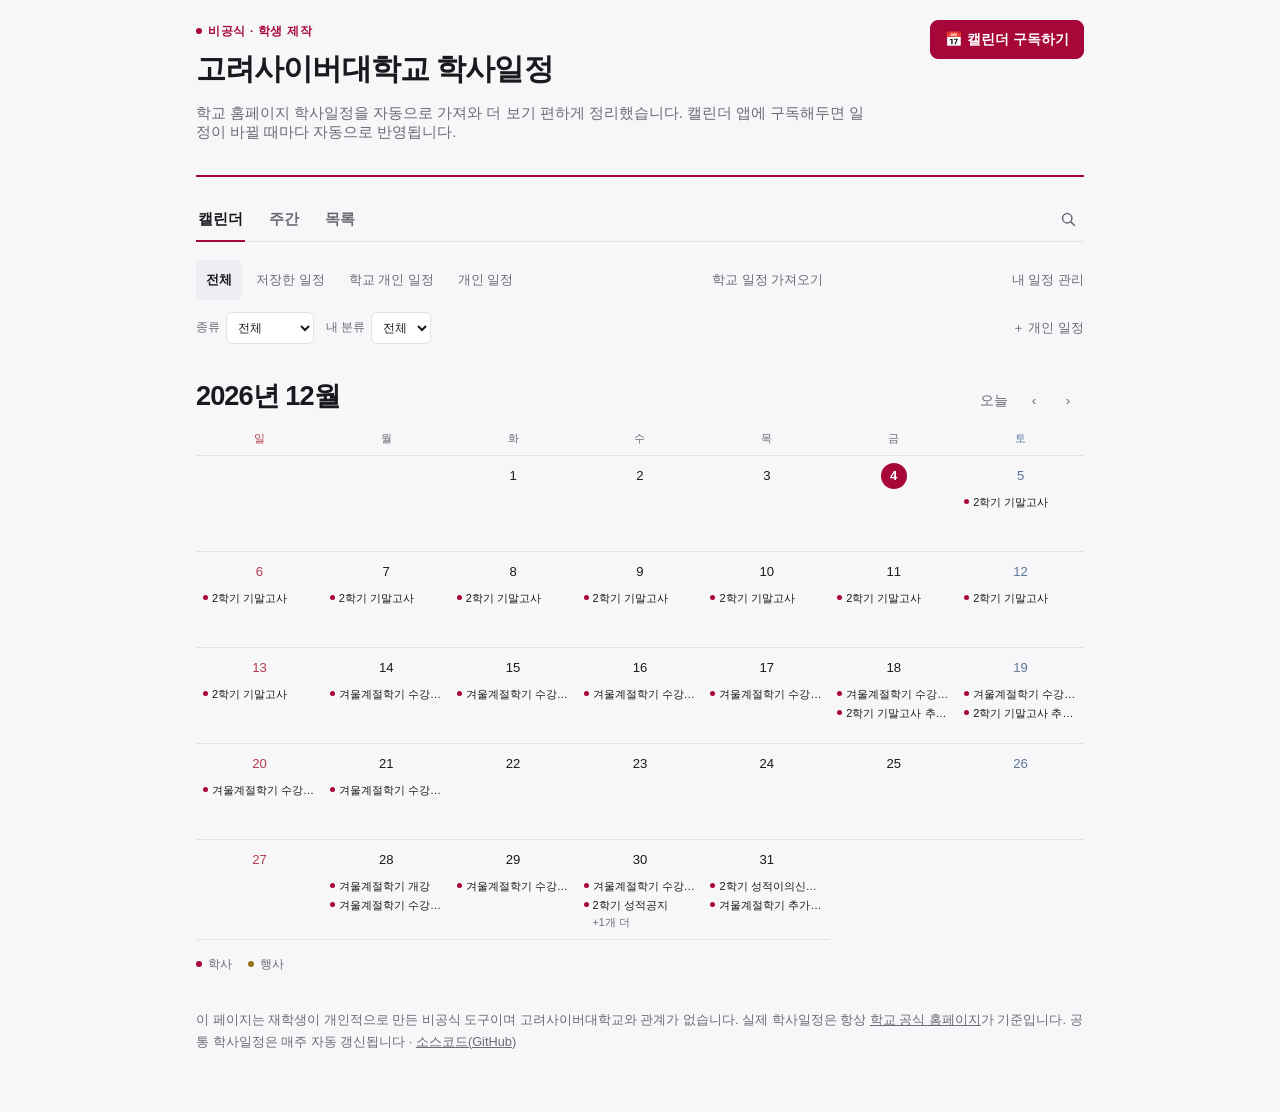
<file: docs/index.html>
<!DOCTYPE html>
<html lang="ko">
<head>
<meta charset="UTF-8">
<meta name="viewport" content="width=device-width, initial-scale=1.0">
<meta name="description" content="고려사이버대학교 학사일정을 한눈에 보고, 캘린더 앱으로 구독하는 비공식 페이지">
<title>KCU 학사일정 (비공식)</title>
<style>
  :root {
    color-scheme: light dark;
    --bg: #f7f7f9;
    --surface: #ffffff;
    --surface-2: #eeeef2;
    --border: #e2e2e7;
    --text: #1a1a1e;
    --text-muted: #6b6b74;
    /* 학교 상징색(버건디)을 기준으로 잡고, 행사는 보색이 아니라
       버건디와 어울리는 골드로 둔다. 색은 이 두 가지 + 주말 표기까지만 쓴다. */
    --accent: #a70638;
    --accent-contrast: #ffffff;
    --today-bg: #fdeef2;
    --type-academic: #a70638;
    --type-event: #96701a;
    --sun: #b8394c;
    --sat: #5b7699;
  }
  @media (prefers-color-scheme: dark) {
    :root {
      --bg: #131317;
      --surface: #1c1c22;
      --surface-2: #23232b;
      --border: #33333d;
      --text: #eceef2;
      --text-muted: #9b9ba5;
      /* 버건디는 어두운 배경에서 읽히도록 밝기를 올리되, 채도를 낮춰
         형광 핑크로 튀지 않게 한다. 색 역할은 라이트 모드와 동일하게 유지. */
      --accent: #cd6178;
      --accent-contrast: #17070c;
      --today-bg: #3a1c26;
      --type-academic: #cd6178;
      --type-event: #c4a057;
      --sun: #d97f8c;
      --sat: #8ba4c4;
    }
  }
  * { box-sizing: border-box; }
  body {
    margin: 0;
    font-family: -apple-system, BlinkMacSystemFont, "Apple SD Gothic Neo", "Malgun Gothic", sans-serif;
    background: var(--bg);
    color: var(--text);
    -webkit-font-smoothing: antialiased;
  }
  .wrap { max-width: 920px; margin: 0 auto; padding: 20px 16px 60px; }

  header.top {
    display: flex;
    align-items: flex-start;
    justify-content: space-between;
    gap: 16px;
    flex-wrap: wrap;
    margin-bottom: 22px;
    padding-bottom: 18px;
    border-bottom: 2px solid var(--accent);
  }
  .title-block h1 { font-size: 1.85rem; font-weight: 800; letter-spacing: -0.03em; margin: 0 0 6px; }
  .badge {
    display: inline-flex;
    align-items: center;
    gap: 6px;
    font-size: 0.72rem;
    font-weight: 700;
    letter-spacing: 0.06em;
    text-transform: uppercase;
    color: var(--accent);
    margin-bottom: 10px;
  }
  .badge::before { content: ""; width: 6px; height: 6px; border-radius: 50%; background: var(--accent); }
  .lead { color: var(--text-muted); font-size: 0.92rem; max-width: 46em; }

  button { font: inherit; cursor: pointer; }
  .btn {
    border: 1px solid var(--border);
    background: var(--surface);
    color: var(--text);
    padding: 9px 14px;
    border-radius: 8px;
    font-size: 0.88rem;
    white-space: nowrap;
  }
  .btn:hover { background: var(--surface-2); }
  .btn.primary {
    background: var(--accent);
    border-color: var(--accent);
    color: var(--accent-contrast);
    font-weight: 600;
  }

  .search { margin: 16px 0 0; }
  .search[hidden] { display: none; }
  .search input {
    width: 100%;
    padding: 10px 2px;
    border: none;
    border-bottom: 1px solid var(--border);
    background: transparent;
    color: var(--text);
    font-size: 1rem;
    border-radius: 0;
  }
  .search input:focus { outline: none; border-bottom-color: var(--accent); }

  .tabbar {
    display: flex;
    align-items: center;
    gap: 22px;
    border-bottom: 1px solid var(--border);
    margin-top: 18px;
  }
  .icon-btn {
    margin-left: auto;
    display: inline-flex;
    align-items: center;
    justify-content: center;
    width: 32px;
    height: 32px;
    border: none;
    border-radius: 6px;
    background: none;
    color: var(--text-muted);
  }
  .icon-btn:hover { background: var(--surface-2); color: var(--text); }
  .icon-btn[aria-expanded="true"] { background: var(--surface-2); color: var(--accent); }
  .tab {
    appearance: none;
    border: none;
    background: none;
    padding: 11px 2px;
    margin-bottom: -1px;
    font-size: 0.94rem;
    font-weight: 700;
    color: var(--text-muted);
    border-bottom: 2px solid transparent;
  }
  .tab:hover { color: var(--text); }
  .tab.active { color: var(--text); border-bottom-color: var(--accent); }

  .view { display: none; padding-top: 22px; }
  .view.active { display: block; }
  .view-status { font-size: 0.82rem; color: var(--text-muted); margin: 0 0 10px; }

  .event-list { list-style: none; margin: 0; padding: 0; }
  .event-list li {
    display: flex;
    flex-wrap: wrap;
    align-items: baseline;
    gap: 4px 10px;
    padding: 11px 4px;
    border-bottom: 1px solid var(--border);
    cursor: pointer;
  }
  .event-list li:last-child { border-bottom: none; }
  .event-list li:hover { background: var(--surface-2); }
  .event-list .date { flex: 0 0 auto; font-size: 0.8rem; color: var(--text-muted); min-width: 7.5em; }
  .event-list .subject { flex: 1 1 160px; min-width: 0; font-size: 0.92rem; word-break: keep-all; overflow-wrap: break-word; }
  .tag {
    flex: 0 0 auto;
    font-size: 0.72rem;
    font-weight: 600;
    color: var(--type-academic);
  }
  .tag.event { color: var(--type-event); }
  .empty-msg, .status-msg { color: var(--text-muted); font-size: 0.88rem; padding: 8px 4px; }
  .status-msg { text-align: center; padding: 30px 10px; }

  .cal-head { display: flex; flex-wrap: wrap; gap: 10px; align-items: baseline; justify-content: space-between; margin-bottom: 14px; }
  .cal-head .month-label { font-size: 1.7rem; font-weight: 700; letter-spacing: -0.035em; }
  .cal-nav { display: flex; gap: 2px; align-items: center; }
  .cal-nav .btn {
    border: none;
    background: none;
    color: var(--text-muted);
    min-width: 32px;
    height: 32px;
    padding: 0 8px;
    border-radius: 6px;
    font-size: 0.85rem;
  }
  .cal-nav .btn:hover { background: var(--surface-2); color: var(--text); }

  .weekday-row, .cal-grid { display: grid; grid-template-columns: repeat(7, 1fr); }
  .weekday-row div {
    text-align: center;
    font-size: 0.7rem;
    font-weight: 500;
    color: var(--text-muted);
    padding-bottom: 9px;
  }
  .weekday-row div.sun { color: var(--sun); }
  .weekday-row div.sat { color: var(--sat); }
  .cal-grid { border-top: 1px solid var(--border); }

  /* 셀 배경·둥근모서리·간격 없이 얇은 실선만으로 격자를 만든다 */
  .day-cell {
    min-height: 96px;
    padding: 7px 5px 9px;
    background: none;
    border: none;
    border-bottom: 1px solid var(--border);
    display: flex;
    flex-direction: column;
    align-items: stretch;
    gap: 3px;
    overflow: hidden;
  }
  .day-cell.has-events { cursor: pointer; }
  .day-cell.has-events:hover { background: var(--surface-2); }
  .day-num {
    align-self: center;
    width: 26px; height: 26px;
    display: flex; align-items: center; justify-content: center;
    border-radius: 50%;
    margin-bottom: 2px;
    font-size: 0.82rem;
    font-variant-numeric: tabular-nums;
    color: var(--text);
  }
  .day-cell.sun .day-num { color: var(--sun); }
  .day-cell.sat .day-num { color: var(--sat); }
  .day-cell.today .day-num { background: var(--accent); color: var(--accent-contrast); font-weight: 600; }

  /* 색 알약 대신 작은 점 + 일반 텍스트 */
  .chip {
    position: relative;
    padding-left: 11px;
    font-size: 0.69rem;
    line-height: 1.45;
    color: var(--text);
    white-space: nowrap;
    overflow: hidden;
    text-overflow: ellipsis;
  }
  .chip::before {
    content: "";
    position: absolute;
    left: 2px; top: 0.5em;
    width: 5px; height: 5px;
    border-radius: 50%;
  }
  .chip.academic::before { background: var(--type-academic); }
  .chip.event::before { background: var(--type-event); }
  .more-chip { padding-left: 11px; font-size: 0.66rem; color: var(--text-muted); }

  .legend { display: flex; gap: 16px; margin-top: 16px; font-size: 0.76rem; color: var(--text-muted); flex-wrap: wrap; }
  .legend span { display: inline-flex; align-items: center; gap: 6px; }
  .legend i { width: 6px; height: 6px; border-radius: 50%; display: inline-block; }
  .legend i.academic { background: var(--type-academic); }
  .legend i.event { background: var(--type-event); }

  dialog {
    border: none;
    border-radius: 14px;
    padding: 0;
    max-width: 420px;
    width: 90vw;
    background: var(--surface);
    color: var(--text);
    box-shadow: 0 8px 30px rgba(0,0,0,0.3);
  }
  dialog::backdrop { background: rgba(0,0,0,0.5); }
  dialog#subscribe-dialog { max-width: 480px; }
  .modal-inner { padding: 22px; position: relative; max-height: 80vh; overflow-y: auto; }
  .modal-inner h3 { margin: 0 0 12px; font-size: 1.1rem; padding-right: 20px; }
  .modal-close { position: absolute; top: 16px; right: 16px; background: none; border: none; font-size: 1.2rem; color: var(--text-muted); line-height: 1; }
  .modal-event { padding: 10px 0; border-top: 1px solid var(--border); }
  .modal-event:first-of-type { border-top: none; padding-top: 0; }
  .modal-event .subject { font-size: 0.95rem; margin: 6px 0 4px; }
  .modal-event .meta { font-size: 0.78rem; color: var(--text-muted); }

  .modal-inner code {
    display: block;
    background: var(--surface-2);
    padding: 8px 10px;
    border-radius: 6px;
    font-size: 0.82rem;
    word-break: break-all;
    margin: 10px 0;
  }
  .sub-method { margin-top: 16px; padding-top: 14px; border-top: 1px solid var(--border); }
  .sub-method h4 { margin: 0 0 4px; font-size: 0.86rem; }
  .sub-method p { margin: 0; font-size: 0.82rem; color: var(--text-muted); line-height: 1.6; }
  .sub-method .tip { font-size: 0.76rem; color: var(--text-muted); margin-top: 4px; }

  footer.foot { margin-top: 36px; font-size: 0.8rem; color: var(--text-muted); line-height: 1.7; }
  footer.foot a { color: inherit; }

  @media (max-width: 480px) {
    /* 좁은 화면에서는 일정 이름 대신 점만 (iOS 캘린더 월 보기와 같은 방식) */
    .cal-head .month-label { font-size: 1.4rem; }
    .day-cell { min-height: 60px; padding: 6px 2px 8px; align-items: center; }
    .day-num { width: 24px; height: 24px; margin-bottom: 0; font-size: 0.8rem; }
    .chip { display: none; }
    .more-chip { display: none; }
    .day-cell.has-events::after {
      content: "";
      width: 5px; height: 5px; border-radius: 50%;
      background: var(--accent);
      margin-top: 3px;
    }
    .tabbar { gap: 16px; }

    /* 좁은 화면에서는 [날짜 ... 태그] / [제목] 두 줄로 나눈다 */
    .event-list li { align-items: center; gap: 5px 8px; padding: 12px 4px; }
    .event-list .date { order: 1; min-width: 0; }
    .event-list .tag { order: 2; margin-left: auto; }
    .event-list .subject { order: 3; flex: 1 1 100%; }
  }
  .note-marker { display:inline-block; margin-left:6px; font-size:11px; color:var(--accent); font-weight:500; }
  .note-editor { margin-top:16px; padding-top:14px; border-top:1px solid var(--border); }
  .note-editor label { display:block; font-size:13px; font-weight:600; margin-bottom:7px; }
  .note-editor textarea { display:block; box-sizing:border-box; width:100%; min-height:90px; resize:vertical; padding:10px 12px; border:1px solid var(--border); border-radius:8px; background:var(--bg); color:var(--text); font:inherit; font-size:16px; line-height:1.5; }
  .note-editor textarea:focus-visible { outline:2px solid var(--accent); outline-offset:2px; }
  .note-help { font-size:12px; line-height:1.5; color:var(--text-muted); margin:8px 0; }
  .note-actions { display:flex; flex-wrap:wrap; align-items:center; gap:8px; }
  .note-actions button { min-height:40px; padding:8px 13px; border:1px solid var(--border); border-radius:7px; background:var(--surface); color:var(--text); cursor:pointer; }
  .note-actions .note-save { background:var(--accent); color:var(--accent-contrast); border-color:var(--accent); }
  .note-actions button:disabled { opacity:.5; cursor:default; }
  .note-status { font-size:12px; color:var(--text-muted); }
</style>
<link rel="stylesheet" href="features.css">
</head>
<body>
<div class="wrap">
  <header class="top">
    <div class="title-block">
      <span class="badge">비공식 · 학생 제작</span>
      <h1>고려사이버대학교 학사일정</h1>
      <p class="lead">학교 홈페이지 학사일정을 자동으로 가져와 더 보기 편하게 정리했습니다. 캘린더 앱에 구독해두면 일정이 바뀔 때마다 자동으로 반영됩니다.</p>
    </div>
    <div>
      <button class="btn primary" id="subscribe-toggle">📅 캘린더 구독하기</button>
    </div>
  </header>

  <div class="tabbar" role="tablist">
    <button class="tab active" id="tab-calendar" role="tab" aria-selected="true">캘린더</button>
    <button class="tab" id="tab-week" role="tab" aria-selected="false">주간</button>
    <button class="tab" id="tab-list" role="tab" aria-selected="false">목록</button>
    <button class="icon-btn" id="search-toggle" aria-label="일정 검색" aria-expanded="false">
      <svg viewBox="0 0 20 20" width="17" height="17" fill="none" stroke="currentColor" stroke-width="1.8" stroke-linecap="round">
        <circle cx="8.5" cy="8.5" r="5.5"/><path d="M12.5 12.5 17 17"/>
      </svg>
    </button>
  </div>

  <div class="search" id="search-box" hidden>
    <input type="text" id="search-input" placeholder="일정 검색 (예: 수강신청, 졸업, 휴학, 장학금)" autocomplete="off">
  </div>

  <div class="feature-toolbar">
    <div class="scope-controls" aria-label="일정 범위"><button class="scope selected" data-scope="all" aria-pressed="true">전체</button><button class="scope" data-scope="saved" aria-pressed="false">저장한 일정 <span id="saved-count"></span></button><button class="scope" data-scope="school" aria-pressed="false">학교 개인 일정</button><button class="scope" data-scope="personal" aria-pressed="false">개인 일정</button></div>
    <button class="text-button" id="school-import" data-needs-storage>학교 일정 가져오기</button>
    <button class="text-button" id="manage-open">내 일정 관리</button>
  </div>
  <div class="filter-controls">
    <label>종류 <select id="category-filter"><option value="all">전체</option><option value="registration">신청·납부</option><option value="exam">시험</option><option value="holiday">휴일</option><option value="academic">학사</option><option value="notice">성적·공지</option><option value="personal">개인</option><option value="activity">학습활동</option><option value="attendance">출석</option></select></label>
    <label>내 분류 <select id="tag-filter"><option value="">전체</option></select></label>
    <button class="text-button" id="reset-filters" hidden>초기화</button>
    <button class="text-button" id="personal-add" data-needs-storage>＋ 개인 일정</button>
  </div>
  <p id="school-status" class="note-help" role="status"></p>
  <p id="storage-status" class="note-help" role="status"></p>
  <section class="view" id="view-week" role="tabpanel"><div class="cal-head"><div class="month-label" id="week-label"></div><div class="cal-nav"><button class="btn" id="week-today">오늘</button><button class="btn" id="week-prev" aria-label="이전 주">‹</button><button class="btn" id="week-next" aria-label="다음 주">›</button></div></div><div id="week-days"></div></section>
  <section class="view active" id="view-calendar" role="tabpanel">
    <div class="cal-head">
      <div class="month-label" id="month-label"></div>
      <div class="cal-nav">
        <button class="btn" id="today-btn">오늘</button>
        <button class="btn" id="prev-month" aria-label="이전 달">‹</button>
        <button class="btn" id="next-month" aria-label="다음 달">›</button>
      </div>
    </div>
    <div class="weekday-row">
      <div class="sun">일</div><div>월</div><div>화</div><div>수</div><div>목</div><div>금</div><div class="sat">토</div>
    </div>
    <div class="cal-grid" id="cal-grid"></div>
    <div class="legend">
      <span><i class="academic"></i>학사</span>
      <span><i class="event"></i>행사</span>
    </div>
  </section>

  <section class="view" id="view-list" role="tabpanel">
    <label class="past-control"><input type="checkbox" id="include-past"> 지난 일정 포함</label>
    <p class="view-status" id="list-title">다가오는 일정</p>
    <ul class="event-list" id="event-list"></ul>
  </section>

  <footer class="foot">
    이 페이지는 재학생이 개인적으로 만든 비공식 도구이며 고려사이버대학교와 관계가 없습니다.
    실제 학사일정은 항상 <a href="https://www.cuk.edu/cms/FrCon/index.do?MENU_ID=590" target="_blank" rel="noopener">학교 공식 홈페이지</a>가 기준입니다.
    공통 학사일정은 매주 자동 갱신됩니다 · <a href="https://github.com/KCU-Hub/kcu-schedule" target="_blank" rel="noopener">소스코드(GitHub)</a>
  </footer>
</div>

<dialog id="feature-dialog" aria-labelledby="feature-title"><div class="modal-inner"><button class="modal-close" id="feature-close" aria-label="닫기">×</button><h3 id="feature-title"></h3><div id="feature-content"></div></div></dialog>
<dialog id="day-modal">
  <div class="modal-inner">
    <button class="modal-close" id="modal-close" aria-label="닫기">✕</button>
    <h3 id="modal-date"></h3>
    <div id="modal-events"></div>
  </div>
</dialog>

<dialog id="subscribe-dialog">
  <div class="modal-inner">
    <button class="modal-close" id="subscribe-close" aria-label="닫기">✕</button>
    <h3>캘린더 구독</h3>
    <code id="ics-url">https://kcu-hub.github.io/kcu-schedule/kcu-schedule.ics</code>
    <button class="btn" id="copy-btn">URL 복사</button>

    <div class="sub-method">
      <h4>가장 확실한 방법 (안드로이드 포함 모든 기기)</h4>
      <p>PC 브라우저에서 calendar.google.com 접속 → 왼쪽 "다른 캘린더" 옆 + 버튼 → "URL로 추가" → 위 URL 붙여넣기.</p>
      <p class="tip">안드로이드 구글 캘린더 앱에는 URL 추가 기능이 없어서, 이렇게 웹에서 한 번 추가해두면 같은 구글 계정으로 로그인된 폰 앱에 자동으로 동기화됩니다.</p>
    </div>
    <div class="sub-method">
      <h4>아이폰 · 아이패드 · 맥 (Apple 캘린더)</h4>
      <p>설정 앱 → 캘린더 → 계정 → 계정 추가 → 기타 → 구독 캘린더 추가 → 위 URL 입력.
      (Mac은 캘린더 앱 → 파일 → 새로운 캘린더 구독)</p>
    </div>
    <div class="sub-method">
      <h4>윈도우 · 아웃룩</h4>
      <p>Outlook(웹 또는 앱) → 캘린더 추가 → "인터넷에서 구독" → 위 URL 입력.</p>
    </div>
  </div>
</dialog>

<script type="module" src="app.js"></script>
</body>
</html>
</file>
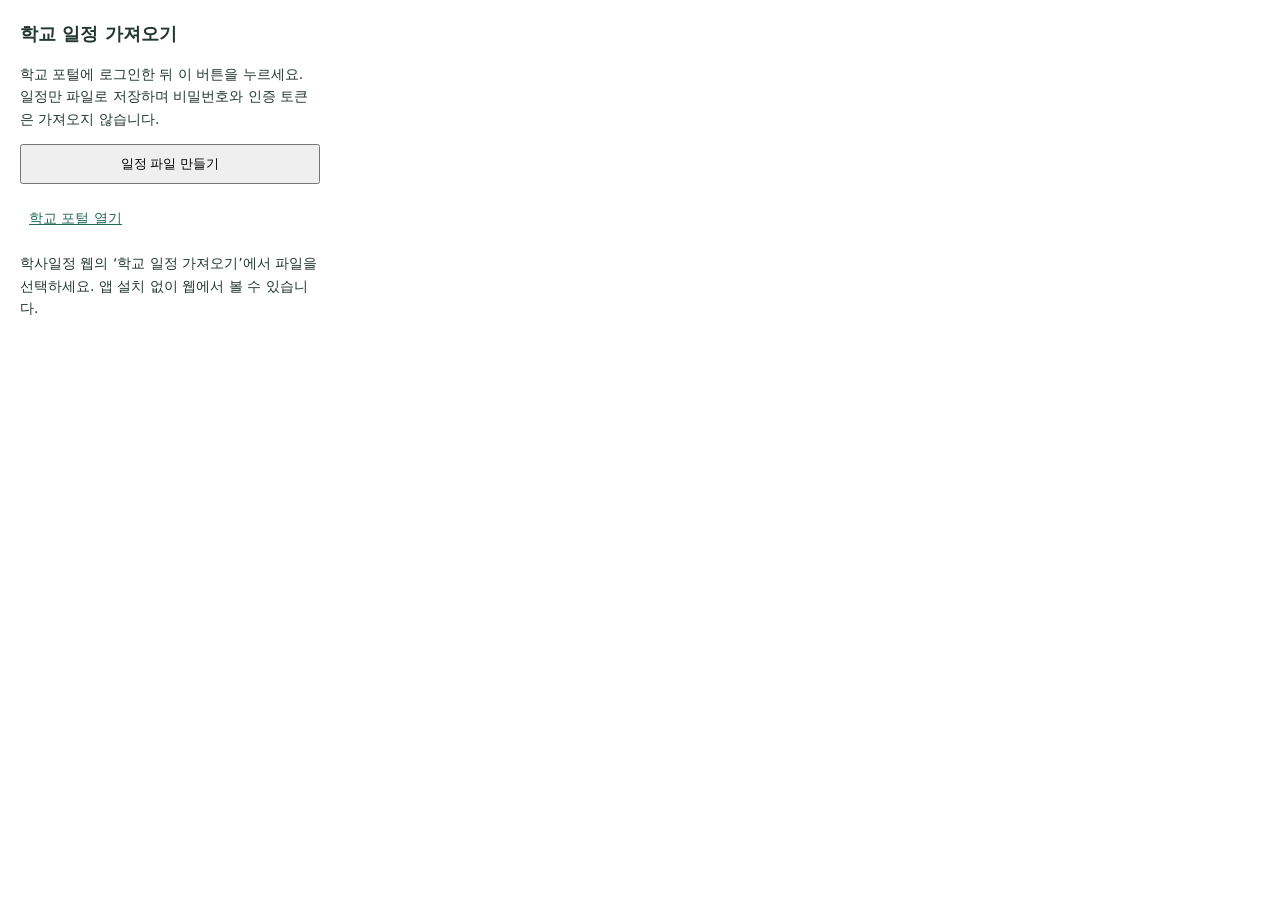
<file: extension/popup.html>
<!doctype html>
<html lang="ko">
  <meta charset="utf-8" /><title>KCU 일정 가져오기</title>
  <style>
    [hidden] {
      display: none !important;
    }
    body {
      width: 300px;
      margin: 20px;
      font: 14px/1.6 system-ui;
      color: #243630;
    }
    button,
    a {
      display: block;
      margin: 12px 0;
      padding: 9px;
    }
    button {
      width: 100%;
      cursor: pointer;
    }
    p {
      overflow-wrap: anywhere;
    }
    a {
      color: #236b58;
    }
  </style>
  <h1 style="font-size: 18px">학교 일정 가져오기</h1>
  <p>
    학교 포털에 로그인한 뒤 이 버튼을 누르세요. 일정만 파일로 저장하며
    비밀번호와 인증 토큰은 가져오지 않습니다.
  </p>
  <button id="export">일정 파일 만들기</button
  ><a id="download" hidden>일정 파일 내려받기</a>
  <p id="status" role="status"></p>
  <a
    href="https://portal.koreacu.ac.kr/ko/dashboard"
    target="_blank"
    rel="noopener"
    >학교 포털 열기</a
  >
  <p>
    학사일정 웹의 ‘학교 일정 가져오기’에서 파일을 선택하세요. 앱 설치 없이
    웹에서 볼 수 있습니다.
  </p>
  <script type="module" src="popup.js"></script>
</html>
</file>
<file: docs/features.css>
/* Keep the original quiet Pages layout; advanced controls live in dialogs. */
button:focus-visible,
select:focus-visible,
input:focus-visible,
[role="button"]:focus-visible {
  outline: 2px solid var(--accent);
  outline-offset: 3px;
}
button:disabled {
  opacity: 0.5;
  cursor: default;
}
.feature-toolbar {
  display: flex;
  justify-content: space-between;
  align-items: center;
  gap: 12px;
  margin-top: 18px;
}
.scope-controls {
  display: flex;
  gap: 4px;
  flex-wrap: wrap;
}
.scope {
  border: 0;
  border-radius: 6px;
  padding: 8px 10px;
  background: none;
  color: var(--text-muted);
  font-size: 13px;
  min-height: 40px;
}
.scope.selected {
  background: var(--surface-2);
  color: var(--text);
  font-weight: 600;
}
#saved-count {
  color: var(--accent);
}
.text-button {
  border: 0;
  background: none;
  color: var(--text-muted);
  padding: 8px 0;
  font-size: 13px;
  min-height: 40px;
}
.text-button:hover {
  color: var(--accent);
}
.filter-controls {
  display: flex;
  gap: 12px;
  align-items: center;
  flex-wrap: wrap;
  margin-top: 8px;
}
.filter-controls label {
  display: flex;
  align-items: center;
  gap: 6px;
  color: var(--text-muted);
  font-size: 12px;
}
select {
  max-width: 100%;
  background: var(--surface);
  color: var(--text);
  border: 1px solid var(--border);
  border-radius: 6px;
  padding: 7px;
  font: inherit;
}
#personal-add {
  margin-left: auto;
}
#storage-status:empty {
  display: none;
}
.past-control {
  display: flex;
  align-items: center;
  gap: 6px;
  float: right;
  font-size: 12px;
  color: var(--text-muted);
}
.cal-grid,
.weekday-row {
  grid-template-columns: repeat(7, minmax(0, 1fr));
}
.day-cell {
  min-width: 0;
  cursor: pointer;
}
.day-cell.has-note .day-num {
  text-decoration: underline;
  text-decoration-color: var(--accent);
  text-underline-offset: 4px;
}
.detail-actions {
  display: flex;
  gap: 8px;
  flex-wrap: wrap;
  margin-top: 14px;
}
.detail-actions [aria-pressed="true"] {
  color: var(--accent);
  border-color: var(--accent);
}
.custom-tag {
  display: inline-block;
  padding: 2px 6px;
  border-radius: 4px;
  background: var(--surface-2);
  color: var(--text-muted);
  font-size: 11px;
}
.event-description {
  white-space: pre-wrap;
  overflow-wrap: anywhere;
  font-size: 14px;
}
.tag-editor {
  margin-top: 12px;
  font-size: 13px;
}
.tag-editor summary {
  cursor: pointer;
  padding: 7px 0;
  color: var(--text-muted);
}
.form-field {
  display: block;
  margin: 12px 0;
  font-size: 13px;
  color: var(--text-muted);
}
.form-field input:not([type="color"]),
.form-field textarea {
  display: block;
  box-sizing: border-box;
  width: 100%;
  min-width: 0;
  padding: 10px;
  margin-top: 6px;
  border: 1px solid var(--border);
  border-radius: 7px;
  background: var(--bg);
  color: var(--text);
  font: inherit;
  font-size: 16px;
}
.form-field textarea {
  min-height: 90px;
  resize: vertical;
}
.form-field input[type="color"] {
  display: block;
  width: 48px;
  height: 36px;
  margin-top: 5px;
  padding: 2px;
  border: 1px solid var(--border);
  background: none;
  border-radius: 5px;
}
.manager-section,
.category-row {
  border-top: 1px solid var(--border);
  margin-top: 20px;
  padding-top: 16px;
}
.manager-section h4 {
  font-size: 14px;
  margin: 0 0 10px;
}
.manager-section .btn,
.tag-editor .btn,
.category-row .btn,
.personal-form > .btn {
  margin: 4px 6px 4px 0;
}
#feature-dialog {
  max-width: 480px;
}
#feature-dialog .modal-inner {
  max-height: 85dvh;
}
.note-status {
  overflow-wrap: anywhere;
}
#week-days {
  border-top: 1px solid var(--border);
}
.week-day {
  display: grid;
  grid-template-columns: 62px minmax(0, 1fr);
  border-bottom: 1px solid var(--border);
  padding: 12px 0;
  gap: 14px;
}
.week-date {
  background: none;
  color: var(--text-muted);
  border: 0;
  padding: 10px 4px;
  align-self: start;
  border-radius: 6px;
  font-size: 13px;
}
.week-day.is-today .week-date {
  color: var(--accent);
  background: var(--today-bg);
  font-weight: 700;
}
.week-events {
  min-width: 0;
}
.week-event {
  display: flex;
  flex-wrap: wrap;
  width: 100%;
  gap: 5px 10px;
  padding: 10px;
  text-align: left;
  border: 0;
  background: none;
  color: var(--text);
  border-radius: 6px;
}
.week-event:hover {
  background: var(--surface-2);
}
.week-event > span {
  flex-basis: 100%;
  font-size: 14px;
  overflow-wrap: anywhere;
}
.week-event > small {
  color: var(--text-muted);
  font-size: 11px;
}
html[data-theme="light"] {
  color-scheme: light;
  --bg: #f7f7f9;
  --surface: #fff;
  --surface-2: #eeeef2;
  --border: #e2e2e7;
  --text: #1a1a1e;
  --text-muted: #6b6b74;
  --accent: #a70638;
  --accent-contrast: #fff;
  --today-bg: #fdeef2;
  --type-academic: #a70638;
  --type-event: #96701a;
}
html[data-theme="dark"] {
  color-scheme: dark;
  --bg: #131317;
  --surface: #1c1c22;
  --surface-2: #23232b;
  --border: #33333d;
  --text: #eceef2;
  --text-muted: #9b9ba5;
  --accent: #cd6178;
  --accent-contrast: #17070c;
  --today-bg: #3a1c26;
  --type-academic: #cd6178;
  --type-event: #c4a057;
}
@media (max-width: 480px) {
  .feature-toolbar {
    flex-wrap: wrap;
    gap: 0;
  }
  .scope {
    padding-inline: 8px;
    font-size: 12px;
  }
  #manage-open {
    margin-left: auto;
  }
  .filter-controls {
    gap: 6px 10px;
  }
  .filter-controls select {
    max-width: 135px;
  }
  .tabbar {
    gap: 18px;
  }
  .week-day {
    grid-template-columns: 46px minmax(0, 1fr);
    gap: 8px;
  }
  .past-control {
    float: none;
    margin-bottom: 12px;
  }
}
html[data-accent="mint"] {
  --accent: #226a58;
  --accent-contrast: #fff;
  --today-bg: #e3f3ee;
  --type-academic: #226a58;
}
html[data-accent="purple"] {
  --accent: #7250a4;
  --accent-contrast: #fff;
  --today-bg: #f0eaf8;
  --type-academic: #7250a4;
}
html[data-theme="dark"][data-accent="mint"] {
  --accent: #80c9b3;
  --accent-contrast: #11241f;
  --today-bg: #203c33;
  --type-academic: #80c9b3;
}
html[data-theme="dark"][data-accent="purple"] {
  --accent: #baa0e5;
  --accent-contrast: #241c31;
  --today-bg: #33283f;
  --type-academic: #baa0e5;
}
@media (prefers-color-scheme: dark) {
  html[data-theme="system"][data-accent="mint"] {
    --accent: #80c9b3;
    --accent-contrast: #11241f;
    --today-bg: #203c33;
    --type-academic: #80c9b3;
  }
  html[data-theme="system"][data-accent="purple"] {
    --accent: #baa0e5;
    --accent-contrast: #241c31;
    --today-bg: #33283f;
    --type-academic: #baa0e5;
  }
}
</file>
